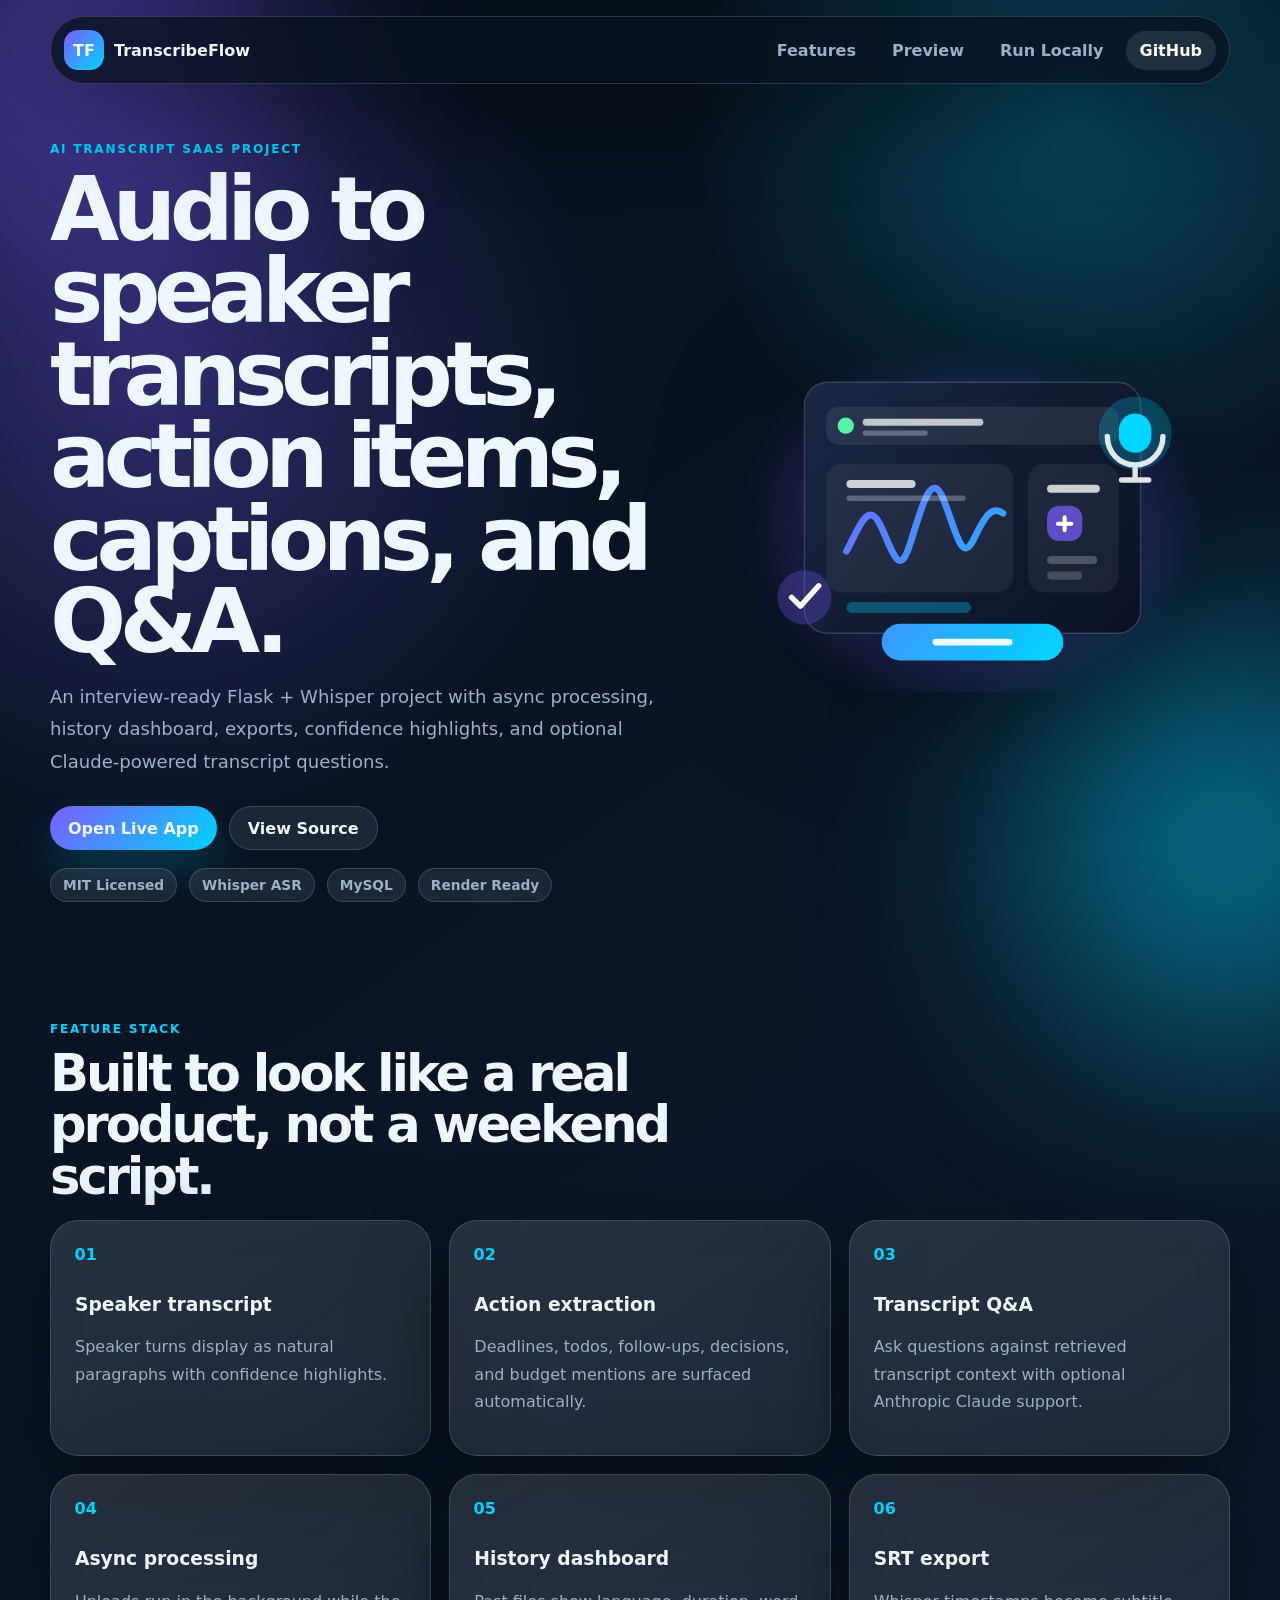
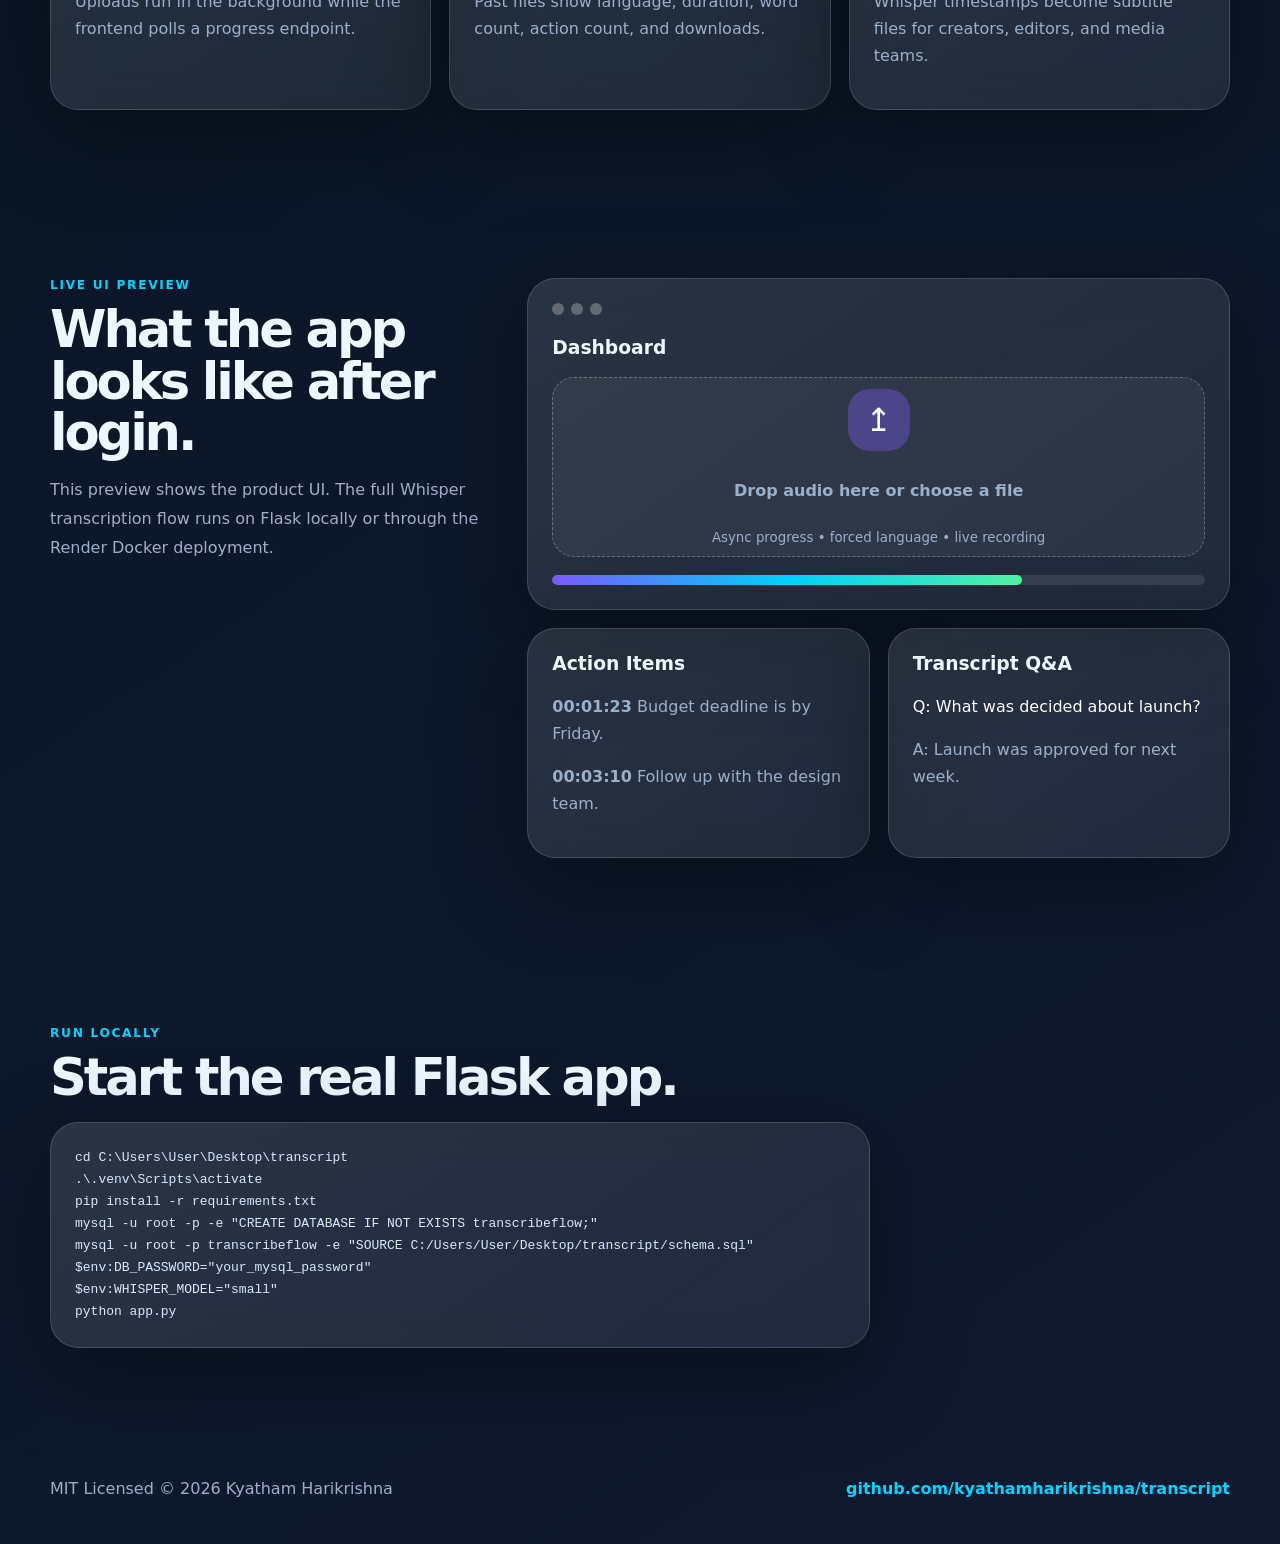
<file: docs/index.html>
<!DOCTYPE html>
<html lang="en">
<head>
  <meta charset="UTF-8">
  <meta name="viewport" content="width=device-width, initial-scale=1.0">
  <meta name="description" content="TranscribeFlow turns audio into speaker transcripts, summaries, action items, SRT captions, and transcript Q&A.">
  <title>TranscribeFlow | Live Preview</title>
  <link rel="stylesheet" href="styles.css">
</head>
<body>
  <div class="glow glow-one"></div>
  <div class="glow glow-two"></div>

  <header class="nav">
    <a class="brand" href="#">
      <span>TF</span>
      TranscribeFlow
    </a>
    <nav>
      <a href="#features">Features</a>
      <a href="#screens">Preview</a>
      <a href="#setup">Run Locally</a>
      <a class="pill" href="https://github.com/kyathamharikrishna/transcript">GitHub</a>
    </nav>
  </header>

  <main>
    <section class="hero">
      <div>
        <p class="eyebrow">AI transcript SaaS project</p>
        <h1>Audio to speaker transcripts, action items, captions, and Q&A.</h1>
        <p class="lead">An interview-ready Flask + Whisper project with async processing, history dashboard, exports, confidence highlights, and optional Claude-powered transcript questions.</p>
        <div class="actions">
          <a class="btn primary" href="https://transcribeflow.onrender.com/">Open Live App</a>
          <a class="btn soft" href="https://github.com/kyathamharikrishna/transcript">View Source</a>
        </div>
        <div class="badges">
          <span>MIT Licensed</span>
          <span>Whisper ASR</span>
          <span>MySQL</span>
          <span>Render Ready</span>
        </div>
      </div>
      <img src="assets/voice-hero.svg" alt="TranscribeFlow dashboard illustration">
    </section>

    <section id="features" class="section">
      <p class="eyebrow">Feature stack</p>
      <h2>Built to look like a real product, not a weekend script.</h2>
      <div class="feature-grid">
        <article>
          <strong>01</strong>
          <h3>Speaker transcript</h3>
          <p>Speaker turns display as natural paragraphs with confidence highlights.</p>
        </article>
        <article>
          <strong>02</strong>
          <h3>Action extraction</h3>
          <p>Deadlines, todos, follow-ups, decisions, and budget mentions are surfaced automatically.</p>
        </article>
        <article>
          <strong>03</strong>
          <h3>Transcript Q&A</h3>
          <p>Ask questions against retrieved transcript context with optional Anthropic Claude support.</p>
        </article>
        <article>
          <strong>04</strong>
          <h3>Async processing</h3>
          <p>Uploads run in the background while the frontend polls a progress endpoint.</p>
        </article>
        <article>
          <strong>05</strong>
          <h3>History dashboard</h3>
          <p>Past files show language, duration, word count, action count, and downloads.</p>
        </article>
        <article>
          <strong>06</strong>
          <h3>SRT export</h3>
          <p>Whisper timestamps become subtitle files for creators, editors, and media teams.</p>
        </article>
      </div>
    </section>

    <section id="screens" class="section preview-section">
      <div>
        <p class="eyebrow">Live UI preview</p>
        <h2>What the app looks like after login.</h2>
        <p class="lead small">This preview shows the product UI. The full Whisper transcription flow runs on Flask locally or through the Render Docker deployment.</p>
      </div>
      <div class="screen-grid">
        <article class="screen-card large">
          <div class="window-bar"><span></span><span></span><span></span></div>
          <h3>Dashboard</h3>
          <div class="upload-mock">
            <div class="upload-icon">↥</div>
            <strong>Drop audio here or choose a file</strong>
            <small>Async progress • forced language • live recording</small>
          </div>
          <div class="progress"><span></span></div>
        </article>
        <article class="screen-card">
          <h3>Action Items</h3>
          <p><b>00:01:23</b> Budget deadline is by Friday.</p>
          <p><b>00:03:10</b> Follow up with the design team.</p>
        </article>
        <article class="screen-card">
          <h3>Transcript Q&A</h3>
          <p class="qa">Q: What was decided about launch?</p>
          <p>A: Launch was approved for next week.</p>
        </article>
      </div>
    </section>

    <section id="setup" class="section setup">
      <p class="eyebrow">Run locally</p>
      <h2>Start the real Flask app.</h2>
      <pre><code>cd C:\Users\User\Desktop\transcript
.\.venv\Scripts\activate
pip install -r requirements.txt
mysql -u root -p -e "CREATE DATABASE IF NOT EXISTS transcribeflow;"
mysql -u root -p transcribeflow -e "SOURCE C:/Users/User/Desktop/transcript/schema.sql"
$env:DB_PASSWORD="your_mysql_password"
$env:WHISPER_MODEL="small"
python app.py</code></pre>
    </section>
  </main>

  <footer>
    <span>MIT Licensed © 2026 Kyatham Harikrishna</span>
    <a href="https://github.com/kyathamharikrishna/transcript">github.com/kyathamharikrishna/transcript</a>
  </footer>
</body>
</html>
</file>
<file: docs/styles.css>
:root {
  --bg: #08111f;
  --panel: rgba(255, 255, 255, 0.08);
  --panel-strong: rgba(255, 255, 255, 0.12);
  --border: rgba(255, 255, 255, 0.15);
  --text: #eef6ff;
  --muted: #9db0ca;
  --primary: #7c5cff;
  --cyan: #00d4ff;
  --success: #53f4a8;
  --shadow: 0 26px 90px rgba(0, 0, 0, 0.38);
}

* {
  box-sizing: border-box;
}

html {
  scroll-behavior: smooth;
}

body {
  min-height: 100vh;
  margin: 0;
  color: var(--text);
  background:
    radial-gradient(circle at 12% 12%, rgba(124, 92, 255, 0.34), transparent 28rem),
    radial-gradient(circle at 84% 4%, rgba(0, 212, 255, 0.25), transparent 24rem),
    linear-gradient(145deg, #06101d 0%, #0b1728 48%, #10192f 100%);
  font-family: Inter, ui-sans-serif, system-ui, -apple-system, BlinkMacSystemFont, "Segoe UI", sans-serif;
}

a {
  color: inherit;
  text-decoration: none;
}

.glow {
  position: fixed;
  z-index: -1;
  width: 25rem;
  height: 25rem;
  border-radius: 999px;
  filter: blur(110px);
  opacity: 0.45;
}

.glow-one {
  top: -9rem;
  left: -8rem;
  background: var(--primary);
}

.glow-two {
  right: -9rem;
  bottom: -9rem;
  background: var(--cyan);
}

.nav,
main,
footer {
  width: min(1180px, calc(100% - 32px));
  margin: 0 auto;
}

.nav {
  position: sticky;
  top: 16px;
  z-index: 10;
  display: flex;
  align-items: center;
  justify-content: space-between;
  gap: 18px;
  margin-top: 16px;
  padding: 13px;
  border: 1px solid var(--border);
  border-radius: 999px;
  background: rgba(8, 17, 31, 0.78);
  box-shadow: var(--shadow);
  backdrop-filter: blur(18px);
}

.brand {
  display: inline-flex;
  align-items: center;
  gap: 10px;
  font-weight: 900;
}

.brand span {
  width: 40px;
  height: 40px;
  display: grid;
  place-items: center;
  border-radius: 14px;
  background: linear-gradient(135deg, var(--primary), var(--cyan));
}

.nav nav {
  display: flex;
  align-items: center;
  gap: 8px;
}

.nav nav a {
  padding: 10px 14px;
  border-radius: 999px;
  color: var(--muted);
  font-weight: 700;
}

.nav nav a:hover,
.nav .pill {
  color: white;
  background: rgba(255, 255, 255, 0.1);
}

.hero {
  min-height: calc(100vh - 88px);
  display: grid;
  grid-template-columns: minmax(0, 1.1fr) minmax(320px, 0.9fr);
  align-items: center;
  gap: 36px;
  padding: 58px 0 36px;
}

.hero img {
  width: 100%;
  filter: drop-shadow(0 30px 70px rgba(0, 0, 0, 0.4));
}

.eyebrow {
  margin: 0 0 12px;
  color: var(--cyan);
  font-size: 0.76rem;
  font-weight: 900;
  letter-spacing: 0.14em;
  text-transform: uppercase;
}

h1,
h2,
h3,
p {
  margin-top: 0;
}

h1 {
  margin-bottom: 18px;
  font-size: clamp(2.7rem, 7vw, 6.2rem);
  line-height: 0.92;
  letter-spacing: -0.075em;
}

h2 {
  max-width: 760px;
  margin-bottom: 18px;
  font-size: clamp(2rem, 4vw, 4rem);
  line-height: 1;
  letter-spacing: -0.06em;
}

.lead {
  max-width: 690px;
  color: var(--muted);
  font-size: 1.13rem;
  line-height: 1.8;
}

.lead.small {
  max-width: 560px;
  font-size: 1rem;
}

.actions,
.badges {
  display: flex;
  flex-wrap: wrap;
  gap: 12px;
}

.actions {
  margin: 28px 0 18px;
}

.btn,
.badges span {
  display: inline-flex;
  align-items: center;
  justify-content: center;
  min-height: 44px;
  padding: 11px 18px;
  border-radius: 999px;
  font-weight: 900;
}

.btn.primary {
  background: linear-gradient(135deg, var(--primary), var(--cyan));
  box-shadow: 0 18px 42px rgba(0, 212, 255, 0.2);
}

.btn.soft,
.badges span {
  border: 1px solid var(--border);
  background: rgba(255, 255, 255, 0.08);
}

.badges span {
  min-height: 34px;
  padding: 7px 12px;
  color: var(--muted);
  font-size: 0.86rem;
}

.section {
  padding: 84px 0;
}

.feature-grid,
.screen-grid {
  display: grid;
  gap: 18px;
}

.feature-grid {
  grid-template-columns: repeat(3, 1fr);
}

.feature-grid article,
.screen-card,
.setup pre {
  border: 1px solid var(--border);
  border-radius: 28px;
  background: linear-gradient(145deg, var(--panel-strong), var(--panel));
  box-shadow: var(--shadow);
  backdrop-filter: blur(18px);
}

.feature-grid article {
  padding: 24px;
}

.feature-grid strong {
  display: inline-flex;
  margin-bottom: 30px;
  color: var(--cyan);
}

.feature-grid p,
.screen-card p {
  color: var(--muted);
  line-height: 1.7;
}

.preview-section {
  display: grid;
  grid-template-columns: 0.78fr 1.22fr;
  gap: 28px;
  align-items: start;
}

.screen-grid {
  grid-template-columns: repeat(2, 1fr);
}

.screen-card {
  padding: 24px;
}

.screen-card.large {
  grid-column: span 2;
}

.window-bar {
  display: flex;
  gap: 7px;
  margin-bottom: 22px;
}

.window-bar span {
  width: 12px;
  height: 12px;
  border-radius: 99px;
  background: rgba(255, 255, 255, 0.28);
}

.upload-mock {
  min-height: 180px;
  display: grid;
  place-items: center;
  gap: 8px;
  border: 1px dashed rgba(255, 255, 255, 0.28);
  border-radius: 22px;
  color: var(--muted);
  text-align: center;
  background: rgba(255, 255, 255, 0.05);
}

.upload-icon {
  width: 62px;
  height: 62px;
  display: grid;
  place-items: center;
  border-radius: 22px;
  color: white;
  background: rgba(124, 92, 255, 0.36);
  font-size: 2rem;
}

.progress {
  height: 10px;
  margin-top: 18px;
  overflow: hidden;
  border-radius: 999px;
  background: rgba(255, 255, 255, 0.1);
}

.progress span {
  display: block;
  width: 72%;
  height: 100%;
  border-radius: inherit;
  background: linear-gradient(90deg, var(--primary), var(--cyan), var(--success));
}

.qa {
  color: white !important;
}

.setup pre {
  max-width: 820px;
  overflow-x: auto;
  padding: 24px;
  color: #d9e9ff;
  line-height: 1.7;
}

footer {
  display: flex;
  justify-content: space-between;
  gap: 14px;
  padding: 34px 0 46px;
  color: var(--muted);
}

footer a {
  color: var(--cyan);
  font-weight: 800;
}

@media (max-width: 920px) {
  .hero,
  .preview-section,
  .feature-grid {
    grid-template-columns: 1fr;
  }

  .hero {
    min-height: auto;
  }
}

@media (max-width: 680px) {
  .nav {
    position: static;
    align-items: stretch;
    flex-direction: column;
    border-radius: 28px;
  }

  .nav nav {
    display: grid;
    grid-template-columns: repeat(2, 1fr);
    text-align: center;
  }

  .screen-grid {
    grid-template-columns: 1fr;
  }

  .screen-card.large {
    grid-column: auto;
  }

  footer {
    flex-direction: column;
  }
}
</file>
